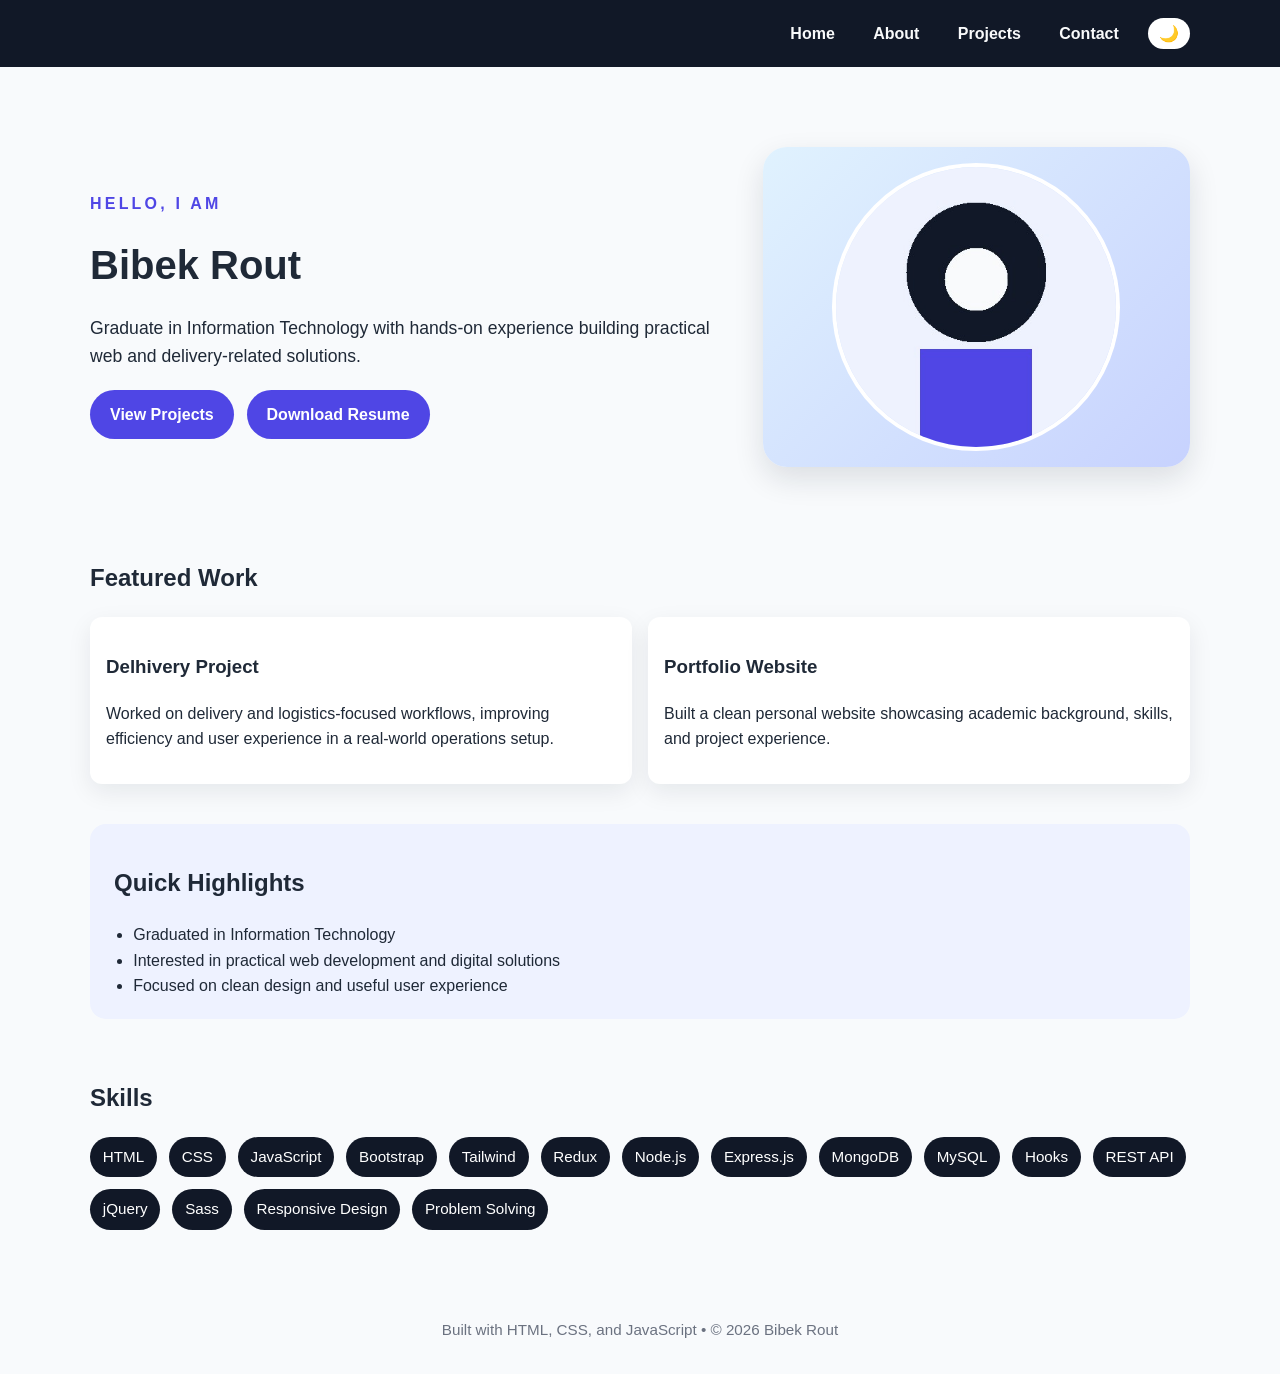
<file: index.html>
<!DOCTYPE html>
<html lang="en">
  <head>
    <meta charset="UTF-8" />
    <meta name="viewport" content="width=device-width, initial-scale=1.0" />
    <title>Portfolio - Home</title>
    <link rel="stylesheet" href="css/style.css" />
    <link rel="stylesheet" href="css/components.css" />
  </head>
  <body>
    <header class="site-header">
      <nav class="nav">
        <a href="index.html">Home</a>
        <a href="about.html">About</a>
        <a href="projects.html">Projects</a>
        <a href="contact.html">Contact</a>
        <button id="theme-toggle" class="theme-toggle" type="button">🌙</button>
      </nav>
    </header>

    <main>
      <section class="hero">
        <div>
          <p class="eyebrow">Hello, I am</p>
          <h1>Bibek Rout</h1>
          <p class="hero-text">Graduate in Information Technology with hands-on experience building practical web and delivery-related solutions.</p>
          <div class="hero-actions">
            <a class="btn" href="projects.html">View Projects</a>
            <a class="btn btn-secondary" href="assets/resume.pdf" download>Download Resume</a>
          </div>
        </div>
        <div class="photo-frame">
          <img src="images/profile.jpg" alt="Developer portrait" class="profile-photo" />
        </div>
      </section>

      <section class="section">
        <h2>Featured Work</h2>
        <div class="card-grid">
          <article class="card">
            <h3>Delhivery Project</h3>
            <p>Worked on delivery and logistics-focused workflows, improving efficiency and user experience in a real-world operations setup.</p>
          </article>
          <article class="card">
            <h3>Portfolio Website</h3>
            <p>Built a clean personal website showcasing academic background, skills, and project experience.</p>
          </article>
        </div>
      </section>

      <section class="section highlight-section">
        <h2>Quick Highlights</h2>
        <ul class="highlight-list">
          <li>Graduated in Information Technology</li>
          <li>Interested in practical web development and digital solutions</li>
          <li>Focused on clean design and useful user experience</li>
        </ul>
      </section>

      <section class="section skills-section">
        <h2>Skills</h2>
        <div class="skill-tags">
          <span>HTML</span>
          <span>CSS</span>
          <span>JavaScript</span>
          <span>Bootstrap</span>
          <span>Tailwind</span>
          <span>Redux</span>
          <span>Node.js</span>
          <span>Express.js</span>
          <span>MongoDB</span>
          <span>MySQL</span>
          <span>Hooks</span>
          <span>REST API</span>
          <span>jQuery</span>
          <span>Sass</span>
          <span>Responsive Design</span>
          <span>Problem Solving</span>
        </div>
      </section>
    </main>

    <footer class="site-footer">
      Built with HTML, CSS, and JavaScript • © 2026 Bibek Rout
    </footer>

    <script src="js/main.js"></script>
  </body>
</html>
</file>
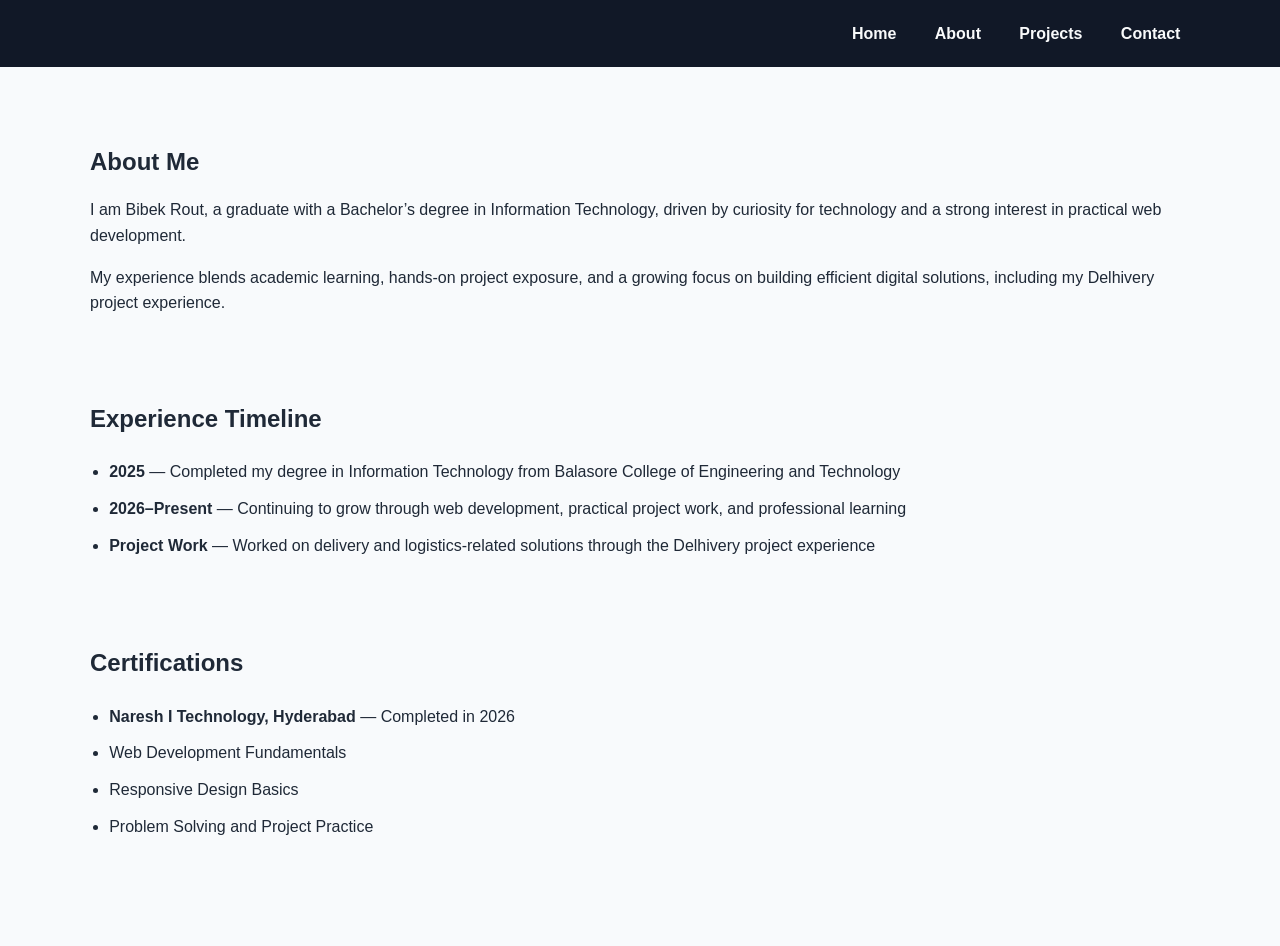
<file: about.html>
<!DOCTYPE html>
<html lang="en">
  <head>
    <meta charset="UTF-8" />
    <meta name="viewport" content="width=device-width, initial-scale=1.0" />
    <title>Portfolio - About</title>
    <link rel="stylesheet" href="css/style.css" />
    <link rel="stylesheet" href="css/components.css" />
  </head>
  <body>
    <header class="site-header">
      <nav class="nav">
        <a href="index.html">Home</a>
        <a href="about.html">About</a>
        <a href="projects.html">Projects</a>
        <a href="contact.html">Contact</a>
      </nav>
    </header>

    <main class="page">
      <section class="section">
        <h1>About Me</h1>
        <p>I am Bibek Rout, a graduate with a Bachelor’s degree in Information Technology, driven by curiosity for technology and a strong interest in practical web development.</p>
        <p>My experience blends academic learning, hands-on project exposure, and a growing focus on building efficient digital solutions, including my Delhivery project experience.</p>
      </section>

      <section class="section">
        <h2>Experience Timeline</h2>
        <ul class="timeline-list">
          <li><strong>2025</strong> — Completed my degree in Information Technology from Balasore College of Engineering and Technology</li>
          <li><strong>2026–Present</strong> — Continuing to grow through web development, practical project work, and professional learning</li>
          <li><strong>Project Work</strong> — Worked on delivery and logistics-related solutions through the Delhivery project experience</li>
        </ul>
      </section>

      <section class="section">
        <h2>Certifications</h2>
        <ul class="timeline-list">
          <li><strong>Naresh I Technology, Hyderabad</strong> — Completed in 2026</li>
          <li>Web Development Fundamentals</li>
          <li>Responsive Design Basics</li>
          <li>Problem Solving and Project Practice</li>
        </ul>
      </section>
    </main>
  </body>
</html>
</file>
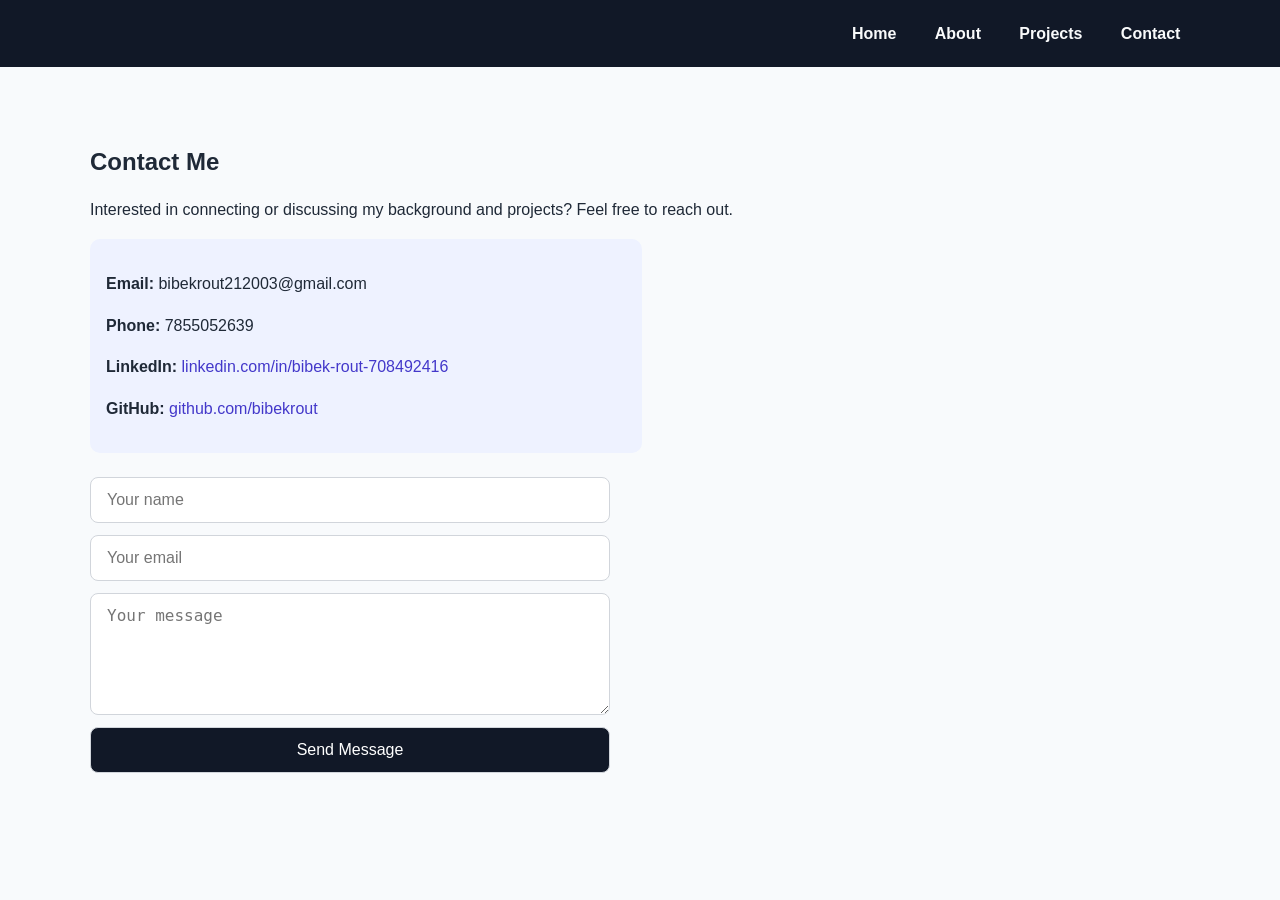
<file: contact.html>
<!DOCTYPE html>
<html lang="en">
  <head>
    <meta charset="UTF-8" />
    <meta name="viewport" content="width=device-width, initial-scale=1.0" />
    <title>Portfolio - Contact</title>
    <link rel="stylesheet" href="css/style.css" />
    <link rel="stylesheet" href="css/components.css" />
  </head>
  <body>
    <header class="site-header">
      <nav class="nav">
        <a href="index.html">Home</a>
        <a href="about.html">About</a>
        <a href="projects.html">Projects</a>
        <a href="contact.html">Contact</a>
      </nav>
    </header>

    <main class="page">
      <section class="section">
        <h1>Contact Me</h1>
        <p>Interested in connecting or discussing my background and projects? Feel free to reach out.</p>
        <div class="contact-details">
          <p><strong>Email:</strong> bibekrout212003@gmail.com</p>
          <p><strong>Phone:</strong> 7855052639</p>
          <p><strong>LinkedIn:</strong> <a href="https://www.linkedin.com/in/bibek-rout-708492416?utm_source=share_via&amp;utm_content=profile&amp;utm_medium=member_android" target="_blank" rel="noreferrer">linkedin.com/in/bibek-rout-708492416</a></p>
          <p><strong>GitHub:</strong> <a href="https://github.com" target="_blank" rel="noreferrer">github.com/bibekrout</a></p>
        </div>
        <form class="contact-form">
          <input type="text" name="name" placeholder="Your name" required />
          <input type="email" name="email" placeholder="Your email" required />
          <textarea name="message" placeholder="Your message" rows="5" required></textarea>
          <button type="submit">Send Message</button>
        </form>
      </section>
    </main>
    <script src="js/form.js"></script>
  </body>
</html>
</file>
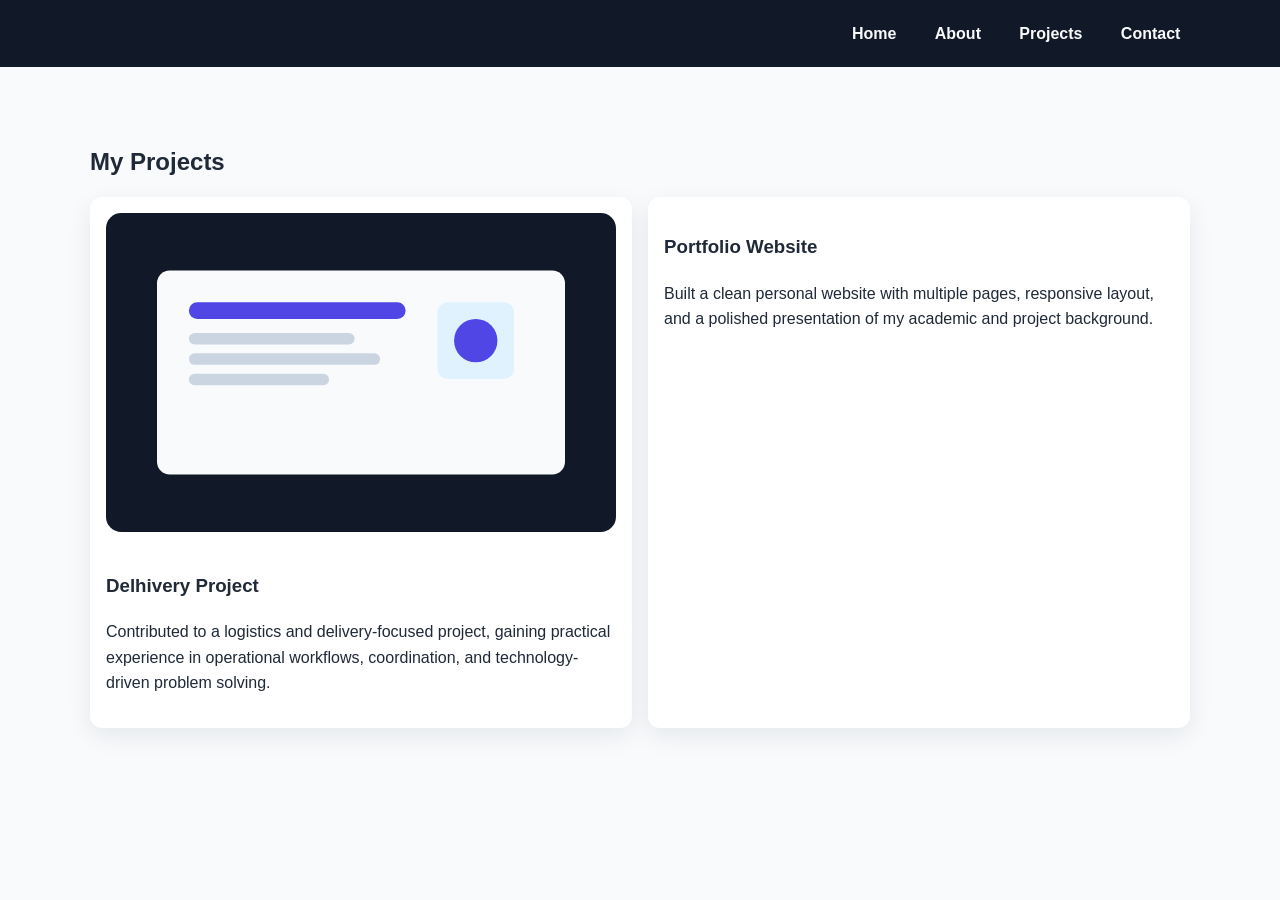
<file: projects.html>
<!DOCTYPE html>
<html lang="en">
  <head>
    <meta charset="UTF-8" />
    <meta name="viewport" content="width=device-width, initial-scale=1.0" />
    <title>Portfolio - Projects</title>
    <link rel="stylesheet" href="css/style.css" />
    <link rel="stylesheet" href="css/components.css" />
  </head>
  <body>
    <header class="site-header">
      <nav class="nav">
        <a href="index.html">Home</a>
        <a href="about.html">About</a>
        <a href="projects.html">Projects</a>
        <a href="contact.html">Contact</a>
      </nav>
    </header>

    <main class="page">
      <section class="section">
        <h1>My Projects</h1>
        <div class="card-grid">
          <article class="card">
            <img src="images/project1.svg" alt="Project screenshot" class="project-image" />
            <h3>Delhivery Project</h3>
            <p>Contributed to a logistics and delivery-focused project, gaining practical experience in operational workflows, coordination, and technology-driven problem solving.</p>
          </article>
          <article class="card">
            <h3>Portfolio Website</h3>
            <p>Built a clean personal website with multiple pages, responsive layout, and a polished presentation of my academic and project background.</p>
          </article>
        </div>
      </section>
    </main>
  </body>
</html>
</file>
<file: css/style.css>
html {
  scroll-behavior: smooth;
}

body {
  font-family: Arial, sans-serif;
  margin: 0;
  padding: 0;
  line-height: 1.6;
  color: #1f2937;
  background: #f8fafc;
  transition: background 0.3s ease, color 0.3s ease;
}

body.dark-theme {
  color: #f9fafb;
  background: #111827;
}

body.dark-theme .card,
body.dark-theme .highlight-section,
body.dark-theme .photo-frame {
  background: #1f2937;
  color: #f9fafb;
}

main {
  max-width: 1100px;
  margin: 0 auto;
  padding: 2rem 1.5rem 4rem;
}

.site-header {
  background: #111827;
  padding: 1rem 0;
}

.nav {
  max-width: 1100px;
  margin: 0 auto;
  display: flex;
  gap: 1.2rem;
  justify-content: flex-end;
  align-items: center;
  padding: 0 1.5rem;
}

.nav a {
  color: #f9fafb;
  text-decoration: none;
  font-weight: 600;
  padding: 0.3rem 0.6rem;
  border-radius: 999px;
}

.nav a.active {
  background: #4f46e5;
}

.hero {
  display: grid;
  grid-template-columns: 1.2fr 0.8fr;
  gap: 2rem;
  align-items: center;
  padding: 3rem 0;
}

.eyebrow {
  text-transform: uppercase;
  letter-spacing: 0.2em;
  color: #4f46e5;
  font-weight: 700;
}

.hero h1 {
  font-size: 2.5rem;
  margin: 0.2rem 0 0.5rem;
}

.hero-text {
  font-size: 1.1rem;
  margin-bottom: 1.2rem;
}

.hero-actions {
  display: flex;
  gap: 0.8rem;
  flex-wrap: wrap;
}

.btn-secondary {
  background: #0f766e;
}

.theme-toggle {
  border: none;
  border-radius: 999px;
  padding: 0.4rem 0.7rem;
  cursor: pointer;
  font-size: 1rem;
  background: #ffffff;
}

body.dark-theme .theme-toggle {
  background: #374151;
  color: white;
}

.photo-frame {
  display: flex;
  justify-content: center;
  align-items: center;
  background: linear-gradient(135deg, #e0f2fe, #c7d2fe);
  border-radius: 24px;
  padding: 1rem;
  box-shadow: 0 12px 30px rgba(15, 23, 42, 0.12);
}

.profile-photo {
  width: 100%;
  max-width: 280px;
  border-radius: 50%;
  object-fit: cover;
  border: 4px solid #ffffff;
}

.section {
  padding: 1.5rem 0;
  animation: fadeIn 0.8s ease-in-out;
}

.highlight-section {
  background: #eef2ff;
  border-radius: 16px;
  padding: 1.25rem 1.5rem;
  margin-top: 1rem;
}

.highlight-list {
  padding-left: 1.2rem;
  margin: 0;
}

.skills-section {
  margin-top: 1rem;
}

.skill-tags {
  display: flex;
  flex-wrap: wrap;
  gap: 0.75rem;
  margin-top: 0.8rem;
}

.skill-tags span {
  background: #111827;
  color: white;
  padding: 0.5rem 0.8rem;
  border-radius: 999px;
  font-size: 0.95rem;
  transition: transform 0.2s ease, background 0.2s ease;
}

.skill-tags span:hover {
  transform: translateY(-2px);
  background: #4f46e5;
}

.site-footer {
  text-align: center;
  padding: 0 1rem 2rem;
  color: #6b7280;
  font-size: 0.95rem;
}

.page h1 {
  margin-bottom: 1rem;
}

@keyframes fadeIn {
  from {
    opacity: 0;
    transform: translateY(10px);
  }
  to {
    opacity: 1;
    transform: translateY(0);
  }
}

@media (max-width: 768px) {
  .hero {
    grid-template-columns: 1fr;
  }

  .nav {
    justify-content: center;
  }
}
</file>
<file: css/components.css>
.btn {
  display: inline-block;
  background: #4f46e5;
  color: white;
  padding: 0.75rem 1.25rem;
  border-radius: 999px;
  text-decoration: none;
  font-weight: 600;
}

.card-grid {
  display: grid;
  grid-template-columns: repeat(auto-fit, minmax(220px, 1fr));
  gap: 1rem;
}

.card {
  background: white;
  border-radius: 12px;
  padding: 1rem;
  box-shadow: 0 8px 24px rgba(15, 23, 42, 0.08);
  transition: transform 0.25s ease, box-shadow 0.25s ease;
}

.card:hover {
  transform: translateY(-6px);
  box-shadow: 0 14px 32px rgba(79, 70, 229, 0.2);
}

.project-image {
  width: 100%;
  border-radius: 8px;
  margin-bottom: 0.75rem;
}

.contact-form {
  display: flex;
  flex-direction: column;
  gap: 0.75rem;
  max-width: 520px;
}

.contact-details {
  margin: 1rem 0 1.5rem;
  padding: 1rem;
  background: #eef2ff;
  border-radius: 10px;
  max-width: 520px;
}

.contact-details a {
  color: #4338ca;
  text-decoration: none;
}

.contact-form input,
.contact-form textarea,
.contact-form button {
  padding: 0.8rem 1rem;
  border: 1px solid #d1d5db;
  border-radius: 8px;
  font-size: 1rem;
}

.contact-form button {
  background: #111827;
  color: white;
  cursor: pointer;
}

.timeline-list {
  padding-left: 1.2rem;
  line-height: 1.8;
}

.timeline-list li {
  margin-bottom: 0.5rem;
}
</file>
